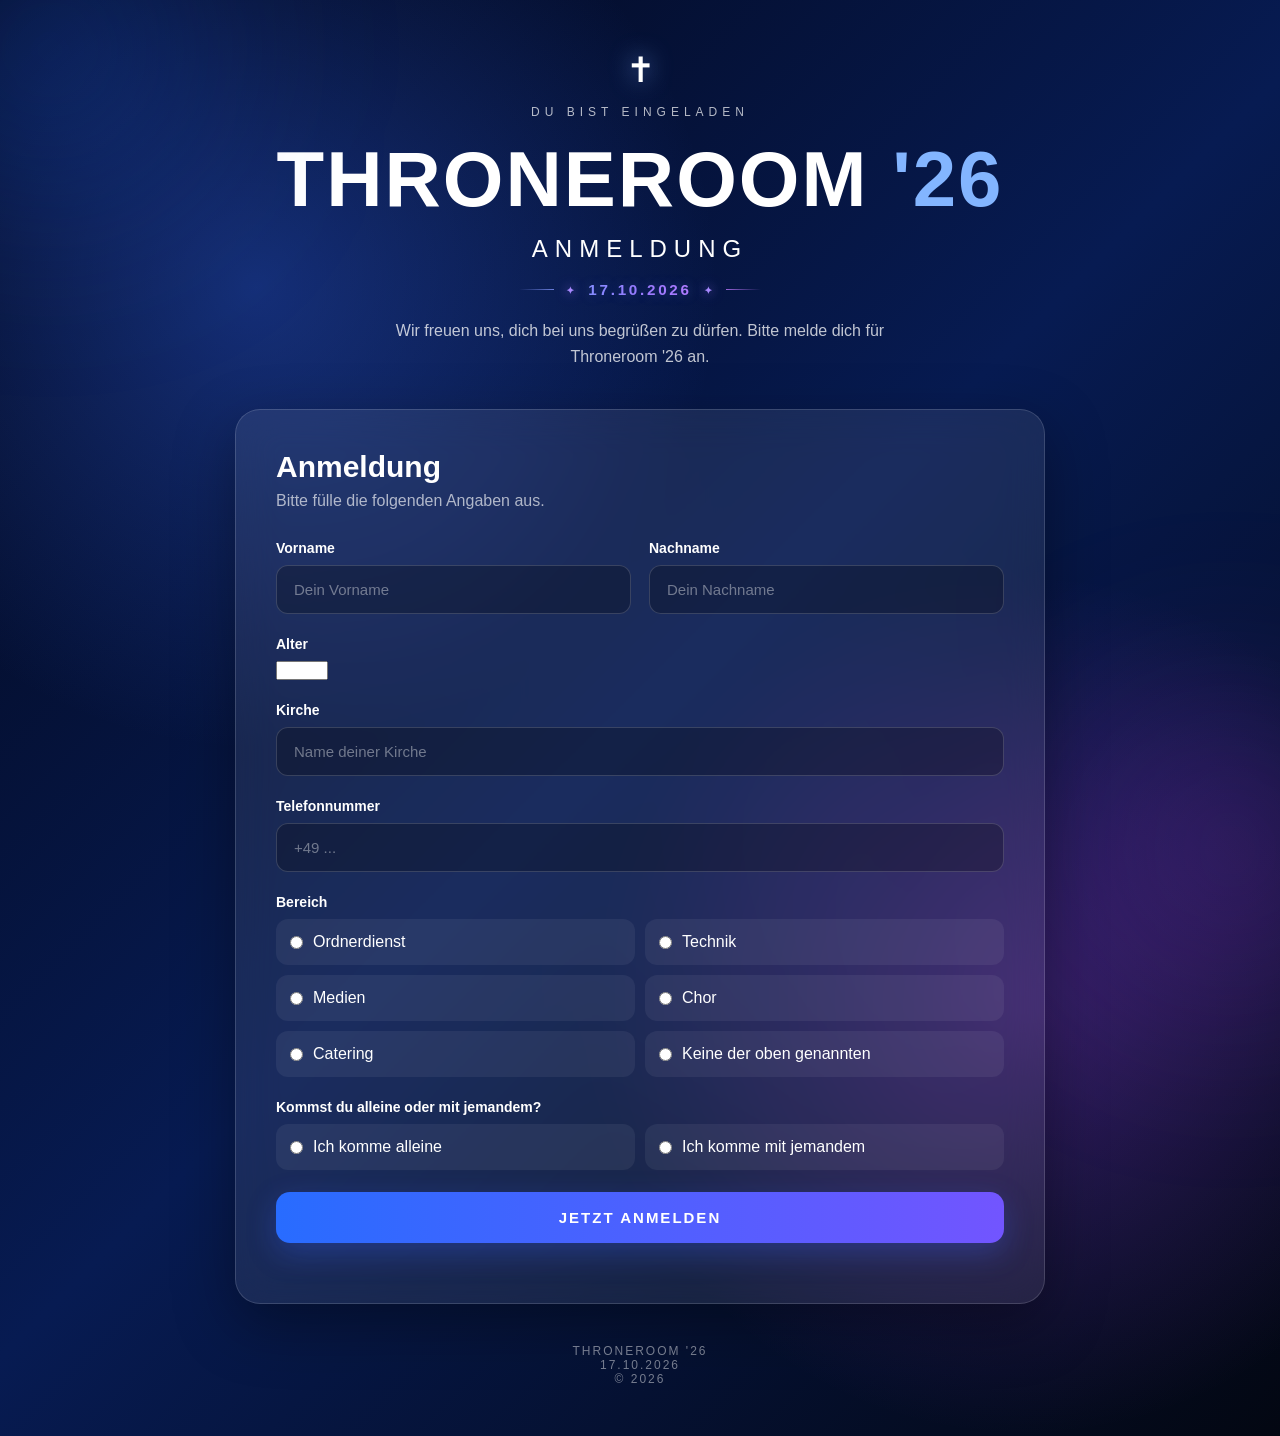
<file: index.html>
<!DOCTYPE html>
<html lang="de">
<head>
  <meta charset="UTF-8">
  <meta name="viewport" content="width=device-width, initial-scale=1.0">

  <title>THRONEROOM '26 | Anmeldung</title>

  <link rel="stylesheet" href="style.css">
</head>

<body>

  <div class="background-glow glow-one"></div>
  <div class="background-glow glow-two"></div>

  <main class="container">

    <section class="hero">

      <div class="cross">✝</div>

      <p class="small-title">DU BIST EINGELADEN</p>

      <h1>THRONEROOM <span>'26</span></h1>

      <p class="subtitle">Anmeldung</p>

<div class="event-date">
  <span class="event-line"></span>
  <span class="event-icon">✦</span>
  <span>17.10.2026</span>
  <span class="event-icon">✦</span>
  <span class="event-line"></span>
</div>

      <p class="intro">
        Wir freuen uns, dich bei uns begrüßen zu dürfen.
        Bitte melde dich für Throneroom '26 an.
      </p>

    </section>


    <section class="registration-card">

      <h2>Anmeldung</h2>

      <p class="card-description">
        Bitte fülle die folgenden Angaben aus.
      </p>


      <form id="registrationForm">

        <div class="input-row">

          <div class="input-group">
            <label for="first_name">Vorname</label>

            <input
              type="text"
              id="first_name"
              name="first_name"
              placeholder="Dein Vorname"
              required
            >
          </div>


          <div class="input-group">
            <label for="surname">Nachname</label>

            <input
              type="text"
              id="surname"
              name="surname"
              placeholder="Dein Nachname"
              required
            >
          </div>

        </div>


        <div class="input-group">

          <label for="age">Alter</label>

          <input
            type="number"
            id="age"
            name="age"
            placeholder="Dein Alter"
            min="1"
            max="100"
            required
          >

        </div>


        <div class="input-group">

          <label for="church">Kirche</label>

          <input
            type="text"
            id="church"
            name="church"
            placeholder="Name deiner Kirche"
            required
          >

        </div>


        <div class="input-group">

          <label for="telephone">Telefonnummer</label>

          <input
            type="tel"
            id="telephone"
            name="telephone"
            placeholder="+49 ..."
            required
          >

        </div>


        <div class="input-group">

          <label>Bereich</label>

          <div class="options">

            <label class="option">
              <input
                type="radio"
                name="department"
                value="Usher"
                required
              >
              <span>Ordnerdienst</span>
            </label>

            <label class="option">
              <input
                type="radio"
                name="department"
                value="Tech"
              >
              <span>Technik</span>
            </label>

            <label class="option">
              <input
                type="radio"
                name="department"
                value="Media"
              >
              <span>Medien</span>
            </label>

            <label class="option">
              <input
                type="radio"
                name="department"
                value="Choir"
              >
              <span>Chor</span>
            </label>

            <label class="option">
              <input
                type="radio"
                name="department"
                value="Catering"
              >
              <span>Catering</span>
            </label>

            <label class="option">
              <input
                type="radio"
                name="department"
                value="None of the above"
              >
              <span>Keine der oben genannten</span>
            </label>

          </div>

        </div>


        <div class="input-group">

          <label>
            Kommst du alleine oder mit jemandem?
          </label>

          <div class="options">

            <label class="option">
              <input
                type="radio"
                name="attendance"
                value="Alone"
                required
                onchange="toggleCompanion(false)"
              >
              <span>Ich komme alleine</span>
            </label>

            <label class="option">
              <input
                type="radio"
                name="attendance"
                value="With someone"
                onchange="toggleCompanion(true)"
              >
              <span>Ich komme mit jemandem</span>
            </label>

          </div>

        </div>


        <div
          class="input-group companion-field"
          id="companionField"
          style="display: none;"
        >

          <label for="companion_name">
            Name der Begleitperson
          </label>

          <input
            type="text"
            id="companion_name"
            name="companion_name"
            placeholder="Name der Person, mit der du kommst"
          >

        </div>


        <button type="submit">
          JETZT ANMELDEN
        </button>

        <p id="message"></p>

      </form>

    </section>


    <footer>

      <p>THRONEROOM '26</p>

      <p>17.10.2026</p>

      <p>© 2026</p>

    </footer>

  </main>


  <script src="script.js"></script>

</body>
</html>
</file>
<file: style.css>
* {
  box-sizing: border-box;
  margin: 0;
  padding: 0;
}

body {
  font-family: Arial, Helvetica, sans-serif;
  min-height: 100vh;
  color: white;
  background:
    radial-gradient(circle at 20% 20%, rgba(54, 108, 255, 0.35), transparent 30%),
    radial-gradient(circle at 80% 70%, rgba(190, 70, 255, 0.25), transparent 30%),
    linear-gradient(135deg, #020617, #071b52 50%, #030712);
  overflow-x: hidden;
}

.background-glow {
  position: fixed;
  width: 300px;
  height: 300px;
  border-radius: 50%;
  filter: blur(100px);
  pointer-events: none;
}

.glow-one {
  background: rgba(30, 100, 255, 0.25);
  top: -100px;
  left: -100px;
}

.glow-two {
  background: rgba(190, 60, 255, 0.18);
  right: -100px;
  bottom: -100px;
}

.container {
  width: 100%;
  max-width: 850px;
  margin: auto;
  padding: 50px 20px;
}

.hero {
  text-align: center;
  margin-bottom: 40px;
}

.cross {
  font-size: 35px;
  margin-bottom: 15px;
  text-shadow: 0 0 25px rgba(120, 170, 255, 0.8);
}

.small-title {
  font-size: 12px;
  letter-spacing: 5px;
  opacity: 0.7;
  margin-bottom: 15px;
}

h1 {
  font-size: clamp(42px, 8vw, 78px);
  letter-spacing: 2px;
  font-weight: 800;
}

h1 span {
  color: #83b5ff;
}

.subtitle {
  font-size: 24px;
  letter-spacing: 7px;
  text-transform: uppercase;
  margin-top: 10px;
}

.intro {
  max-width: 500px;
  margin: 20px auto 0;
  line-height: 1.6;
  opacity: 0.75;
}

.registration-card {
  background: rgba(255, 255, 255, 0.08);
  border: 1px solid rgba(255, 255, 255, 0.15);
  border-radius: 25px;
  padding: 40px;
  backdrop-filter: blur(20px);
  box-shadow: 0 20px 60px rgba(0, 0, 0, 0.35);
}

.registration-card h2 {
  font-size: 30px;
  margin-bottom: 8px;
}

.card-description {
  opacity: 0.65;
  margin-bottom: 30px;
}

.input-row {
  display: grid;
  grid-template-columns: 1fr 1fr;
  gap: 18px;
}

.input-group {
  margin-bottom: 22px;
}

.input-group > label {
  display: block;
  font-size: 14px;
  font-weight: 600;
  margin-bottom: 9px;
}

input[type="text"],
input[type="tel"] {
  width: 100%;
  padding: 15px 17px;
  border-radius: 12px;
  border: 1px solid rgba(255, 255, 255, 0.16);
  background: rgba(0, 0, 0, 0.25);
  color: white;
  outline: none;
  font-size: 15px;
}

input::placeholder {
  color: rgba(255, 255, 255, 0.4);
}

input[type="text"]:focus,
input[type="tel"]:focus {
  border-color: #72a8ff;
  box-shadow: 0 0 0 3px rgba(80, 140, 255, 0.12);
}

.options {
  display: grid;
  grid-template-columns: 1fr 1fr;
  gap: 10px;
}

.option {
  display: flex;
  align-items: center;
  gap: 10px;
  padding: 13px;
  border-radius: 12px;
  background: rgba(255, 255, 255, 0.06);
  border: 1px solid transparent;
  cursor: pointer;
  transition: 0.2s;
}

.option:hover {
  background: rgba(255, 255, 255, 0.1);
  border-color: rgba(120, 170, 255, 0.4);
}

.option input {
  accent-color: #6ea5ff;
}

button {
  width: 100%;
  padding: 17px;
  border: none;
  border-radius: 14px;
  color: white;
  font-size: 15px;
  font-weight: 700;
  letter-spacing: 2px;
  cursor: pointer;
  background: linear-gradient(90deg, #286cff, #7255ff);
  box-shadow: 0 10px 30px rgba(60, 100, 255, 0.3);
  transition: 0.2s;
}

button:hover {
  transform: translateY(-2px);
  box-shadow: 0 15px 35px rgba(60, 100, 255, 0.4);
}

#message {
  text-align: center;
  margin-top: 20px;
  font-size: 14px;
}

footer {
  text-align: center;
  margin-top: 40px;
  opacity: 0.45;
  font-size: 12px;
  letter-spacing: 2px;
}

@media (max-width: 650px) {

  .container {
    padding: 30px 15px;
  }

  .registration-card {
    padding: 25px 20px;
  }

  .input-row {
    grid-template-columns: 1fr;
    gap: 0;
  }

  .options {
    grid-template-columns: 1fr;
  }

  h1 {
    font-size: 42px;
  }
}
/* =========================
   EVENT DATE
   ========================= */

.event-date {
  display: flex;
  align-items: center;
  justify-content: center;
  gap: 12px;

  margin: 18px auto 0;

  font-size: 0.95rem;
  font-weight: 600;
  letter-spacing: 0.18em;

  background: linear-gradient(
    90deg,
    #6ea8ff,
    #9b7cff,
    #d77cff
  );

  -webkit-background-clip: text;
  -webkit-text-fill-color: transparent;
  background-clip: text;

  text-shadow:
    0 0 12px rgba(120, 120, 255, 0.35);

  width: fit-content;
}

.event-line {
  display: block;
  width: 35px;
  height: 1px;

  background: linear-gradient(
    90deg,
    transparent,
    rgba(130, 150, 255, 0.8)
  );
}

.event-line:last-child {
  background: linear-gradient(
    90deg,
    rgba(190, 120, 255, 0.8),
    transparent
  );
}

.event-icon {
  font-size: 0.65rem;
  -webkit-text-fill-color: #a889ff;

  filter: drop-shadow(
    0 0 6px rgba(160, 120, 255, 0.8)
  );
}


/* Mobile */
@media (max-width: 600px) {

  .event-date {
    gap: 8px;
    font-size: 0.8rem;
    letter-spacing: 0.12em;
  }

  .event-line {
    width: 22px;
  }

}
</file>
